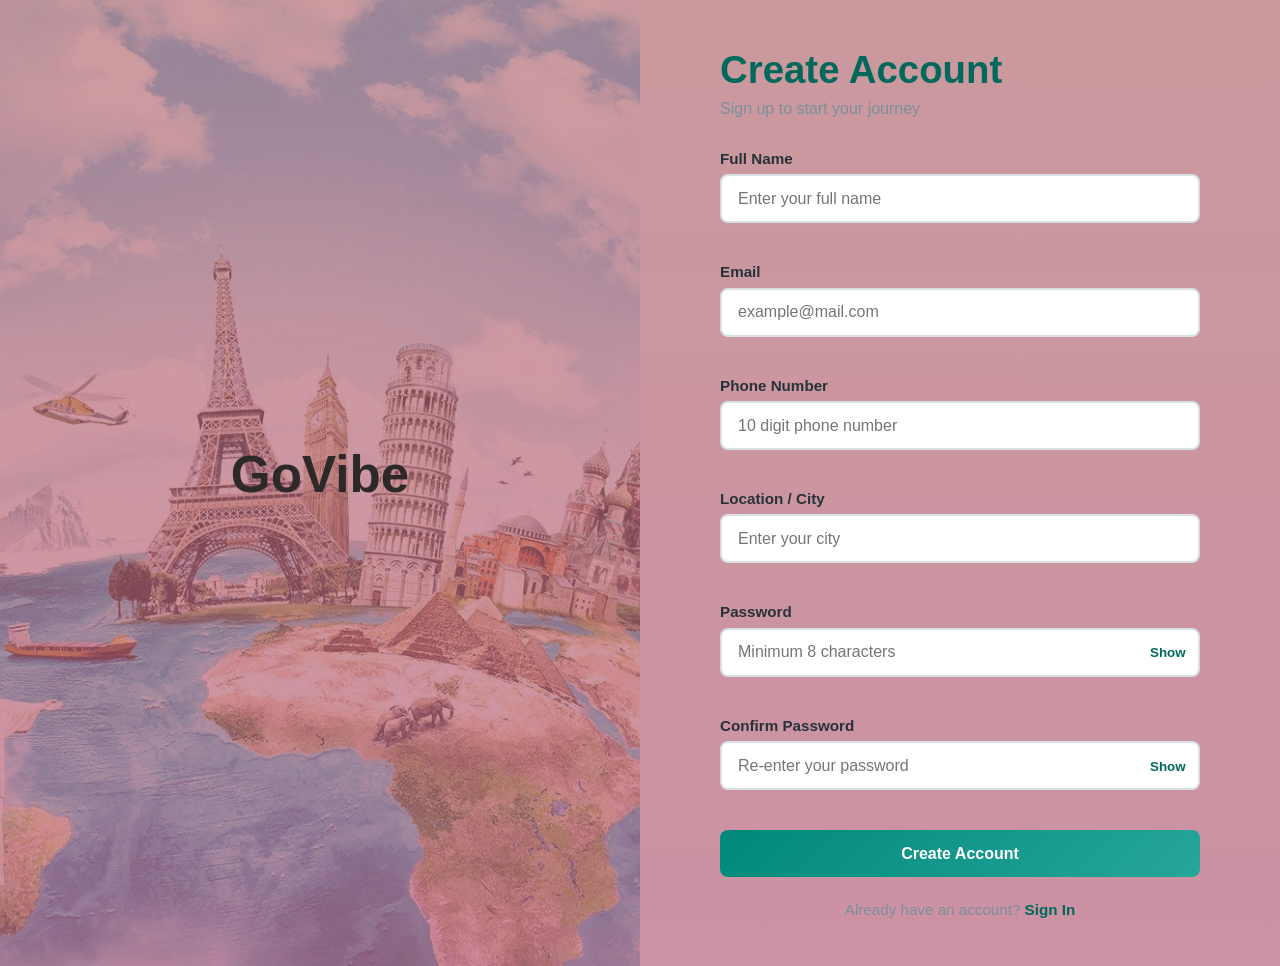
<file: index.html>
<!DOCTYPE html>
<html lang="en">

<head>
    <meta charset="UTF-8">
    <meta name="viewport" content="width=device-width, initial-scale=1.0">
    <title>GoVibe - Sign Up</title>
    <link rel="stylesheet" href="css/style.css">
</head>

<body>

    <div class="auth-container">

        <div class="auth-image">
            <div class="overlay">
                <h1>GoVibe</h1>
            </div>
        </div>

        <div class="form-container">

            <div class="form-box">
                <h2>Create Account</h2>
                <p class="subtitle">Sign up to start your journey</p>

                <form id="signupForm" novalidate>

                    <div class="input-group">
                        <label for="fullName">Full Name</label>
                        <input type="text" id="fullName" placeholder="Enter your full name">
                        <small class="error" id="fullNameError"></small>
                    </div>

                    <div class="input-group">
                        <label for="signupEmail">Email</label>
                        <input type="email" id="signupEmail" placeholder="example@mail.com">
                        <small class="error" id="signupEmailError"></small>
                    </div>

                    <div class="input-group">
                        <label for="phone">Phone Number</label>
                        <input type="text" id="phone" maxlength="10" placeholder="10 digit phone number">
                        <small class="error" id="phoneError"></small>
                    </div>

                    <div class="input-group">
                        <label for="location">Location / City</label>
                        <input type="text" id="location" placeholder="Enter your city">
                        <small class="error" id="locationError"></small>
                    </div>

                    <div class="input-group">
                        <label for="signupPassword">Password</label>

                        <div class="password-wrapper">
                            <input type="password" id="signupPassword" placeholder="Minimum 8 characters">
                            <button type="button" class="toggle-password"
                                onclick="togglePassword('signupPassword', this)">
                                Show
                            </button>
                        </div>

                        <small class="error" id="signupPasswordError"></small>
                    </div>

                    <div class="input-group">
                        <label for="confirmPassword">Confirm Password</label>

                        <div class="password-wrapper">
                            <input type="password" id="confirmPassword" placeholder="Re-enter your password">
                            <button type="button" class="toggle-password"
                                onclick="togglePassword('confirmPassword', this)">
                                Show
                            </button>
                        </div>

                        <small class="error" id="confirmPasswordError"></small>
                    </div>

                    <button type="submit" class="btn">
                        Create Account
                    </button>

                    <p class="switch-page">
                        Already have an account?
                        <a href="signin.html">Sign In</a>
                    </p>

                </form>
            </div>

        </div>
    </div>

    <script src="js/script.js"></script>
</body>

</html>
</file>
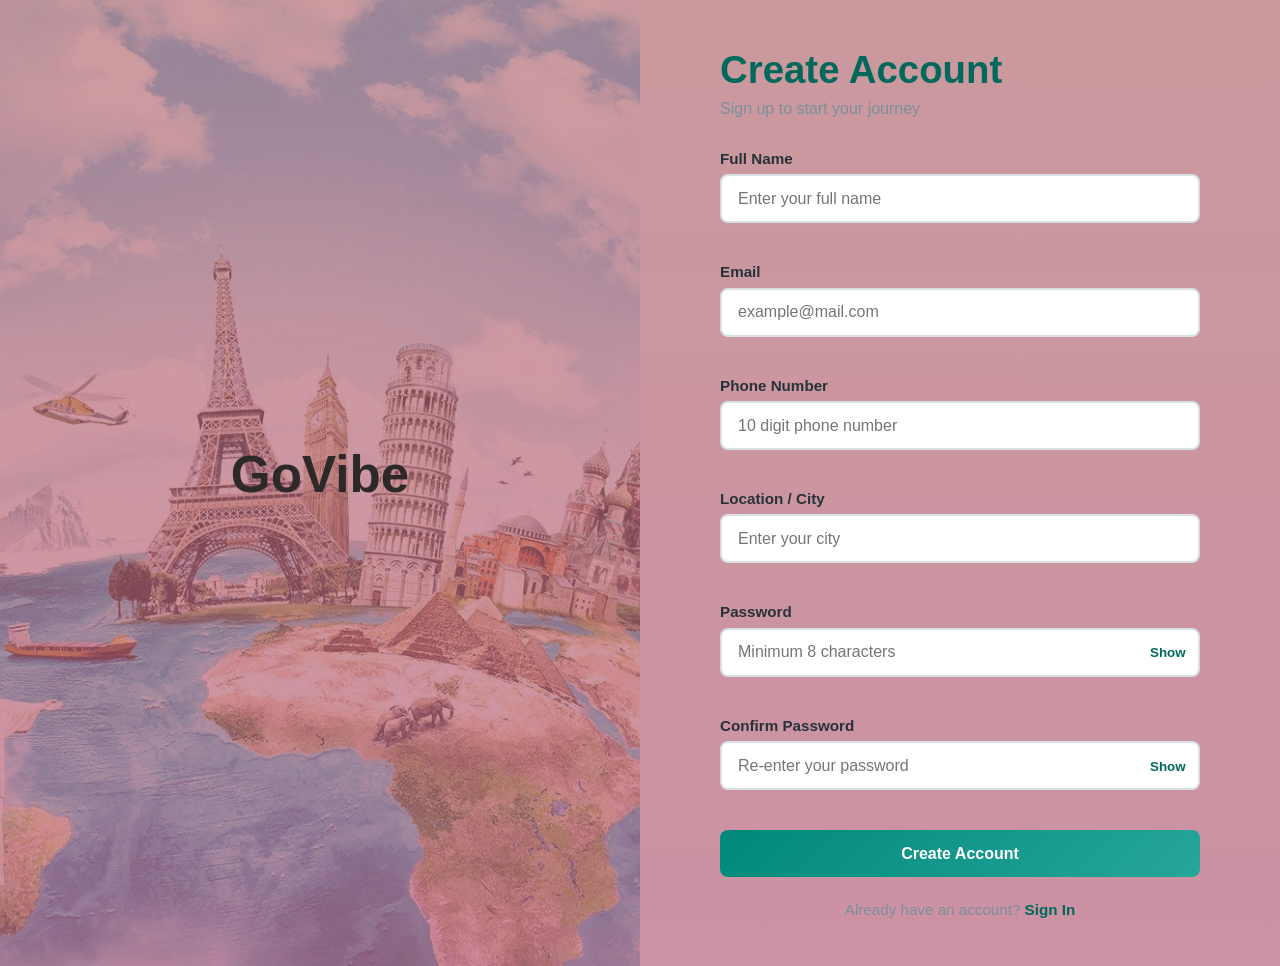
<file: html/index.html>
<!DOCTYPE html>
<html lang="en">

<head>
    <meta charset="UTF-8">
    <meta name="viewport" content="width=device-width, initial-scale=1.0">
    <title>GoVibe - Sign Up</title>
    <link rel="stylesheet" href="../css/style.css">
</head>

<body>

    <div class="auth-container">

        <div class="auth-image">
            <div class="overlay">
                <h1>GoVibe</h1>
            </div>
        </div>

        <div class="form-container">

            <div class="form-box">
                <h2>Create Account</h2>
                <p class="subtitle">Sign up to start your journey</p>

                <form id="signupForm" novalidate>

                    <div class="input-group">
                        <label for="fullName">Full Name</label>
                        <input type="text" id="fullName" placeholder="Enter your full name">
                        <small class="error" id="fullNameError"></small>
                    </div>

                    <div class="input-group">
                        <label for="signupEmail">Email</label>
                        <input type="email" id="signupEmail" placeholder="example@mail.com">
                        <small class="error" id="signupEmailError"></small>
                    </div>

                    <div class="input-group">
                        <label for="phone">Phone Number</label>
                        <input type="text" id="phone" maxlength="10" placeholder="10 digit phone number">
                        <small class="error" id="phoneError"></small>
                    </div>

                    <div class="input-group">
                        <label for="location">Location / City</label>
                        <input type="text" id="location" placeholder="Enter your city">
                        <small class="error" id="locationError"></small>
                    </div>

                    <div class="input-group">
                        <label for="signupPassword">Password</label>

                        <div class="password-wrapper">
                            <input type="password" id="signupPassword" placeholder="Minimum 8 characters">
                            <button type="button" class="toggle-password"
                                onclick="togglePassword('signupPassword', this)">
                                Show
                            </button>
                        </div>

                        <small class="error" id="signupPasswordError"></small>
                    </div>

                    <div class="input-group">
                        <label for="confirmPassword">Confirm Password</label>

                        <div class="password-wrapper">
                            <input type="password" id="confirmPassword" placeholder="Re-enter your password">
                            <button type="button" class="toggle-password"
                                onclick="togglePassword('confirmPassword', this)">
                                Show
                            </button>
                        </div>

                        <small class="error" id="confirmPasswordError"></small>
                    </div>

                    <button type="submit" class="btn">
                        Create Account
                    </button>

                    <p class="switch-page">
                        Already have an account?
                        <a href="signin.html">Sign In</a>
                    </p>

                </form>
            </div>

        </div>
    </div>

    <script src="../js/script.js"></script>
</body>

</html>
</file>
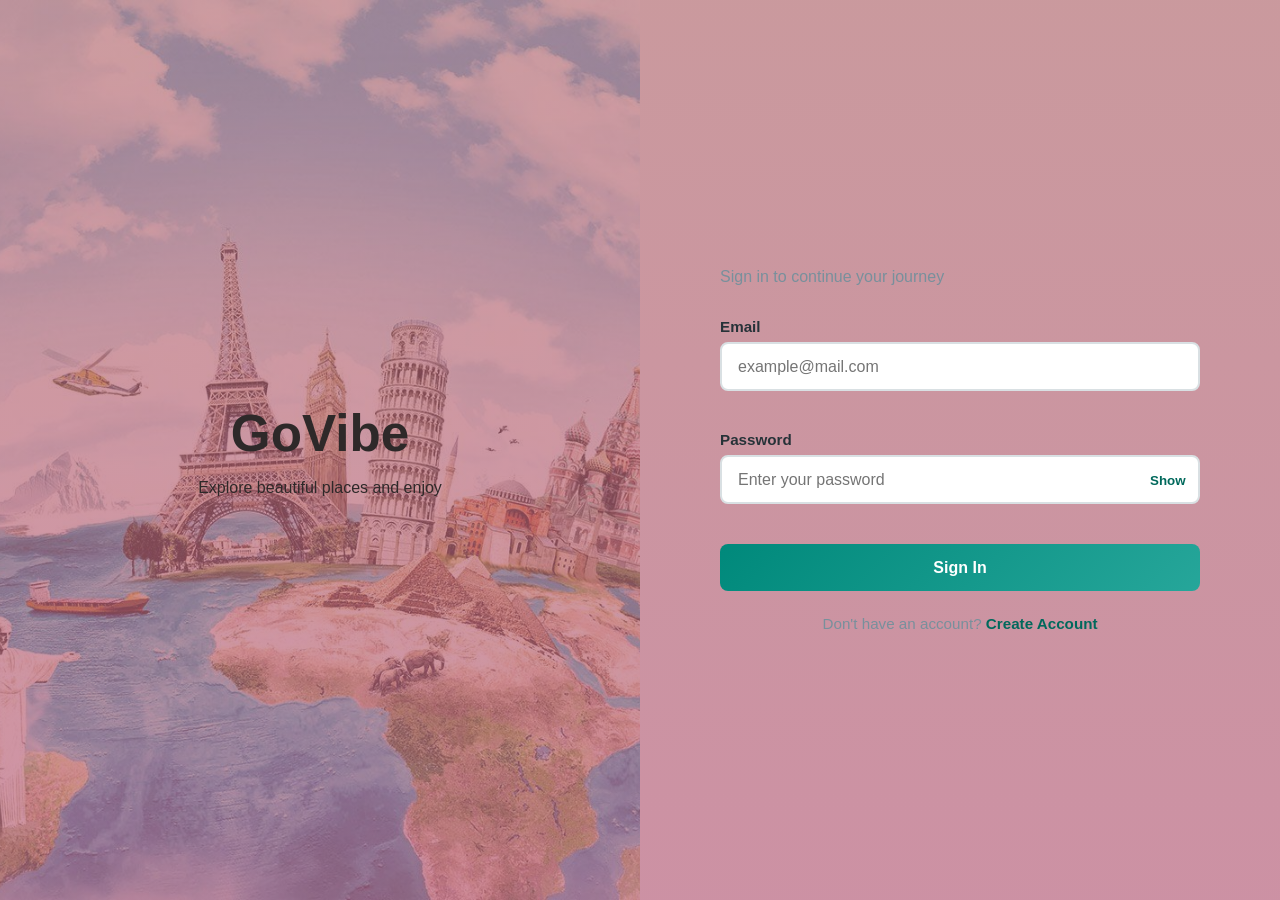
<file: signin.html>
<!DOCTYPE html>
<html lang="en">

<head>
    <meta charset="UTF-8">
    <meta name="viewport" content="width=device-width, initial-scale=1.0">
    <title>GoVibe - Sign In</title>
    <link rel="stylesheet" href="css/style.css">
</head>

<body>

    <div class="auth-container">

        <div class="auth-image">
            <div class="overlay">
                <h1>GoVibe</h1>
                <p>Explore beautiful places and enjoy</p>
            </div>
        </div>

        <div class="form-container">

            <div class="form-box signin-box">

                <p class="subtitle">Sign in to continue your journey</p>

                <form id="signinForm" novalidate>

                    <div class="input-group">
                        <label for="signinEmail">Email</label>

                        <input type="email" id="signinEmail" placeholder="example@mail.com">

                        <small class="error" id="signinEmailError"></small>
                    </div>

                    <div class="input-group">
                        <label for="signinPassword">Password</label>

                        <div class="password-wrapper">

                            <input type="password" id="signinPassword" placeholder="Enter your password">

                            <button type="button" class="toggle-password"
                                onclick="togglePassword('signinPassword', this)">
                                Show
                            </button>

                        </div>

                        <small class="error" id="signinPasswordError"></small>
                    </div>

                    <button type="submit" class="btn">
                        Sign In
                    </button>

                    <p class="switch-page">
                        Don't have an account?
                        <a href="index.html">Create Account</a>
                    </p>

                </form>

            </div>

        </div>

    </div>

    <script src="js/script.js"></script>
</body>

</html>
</file>
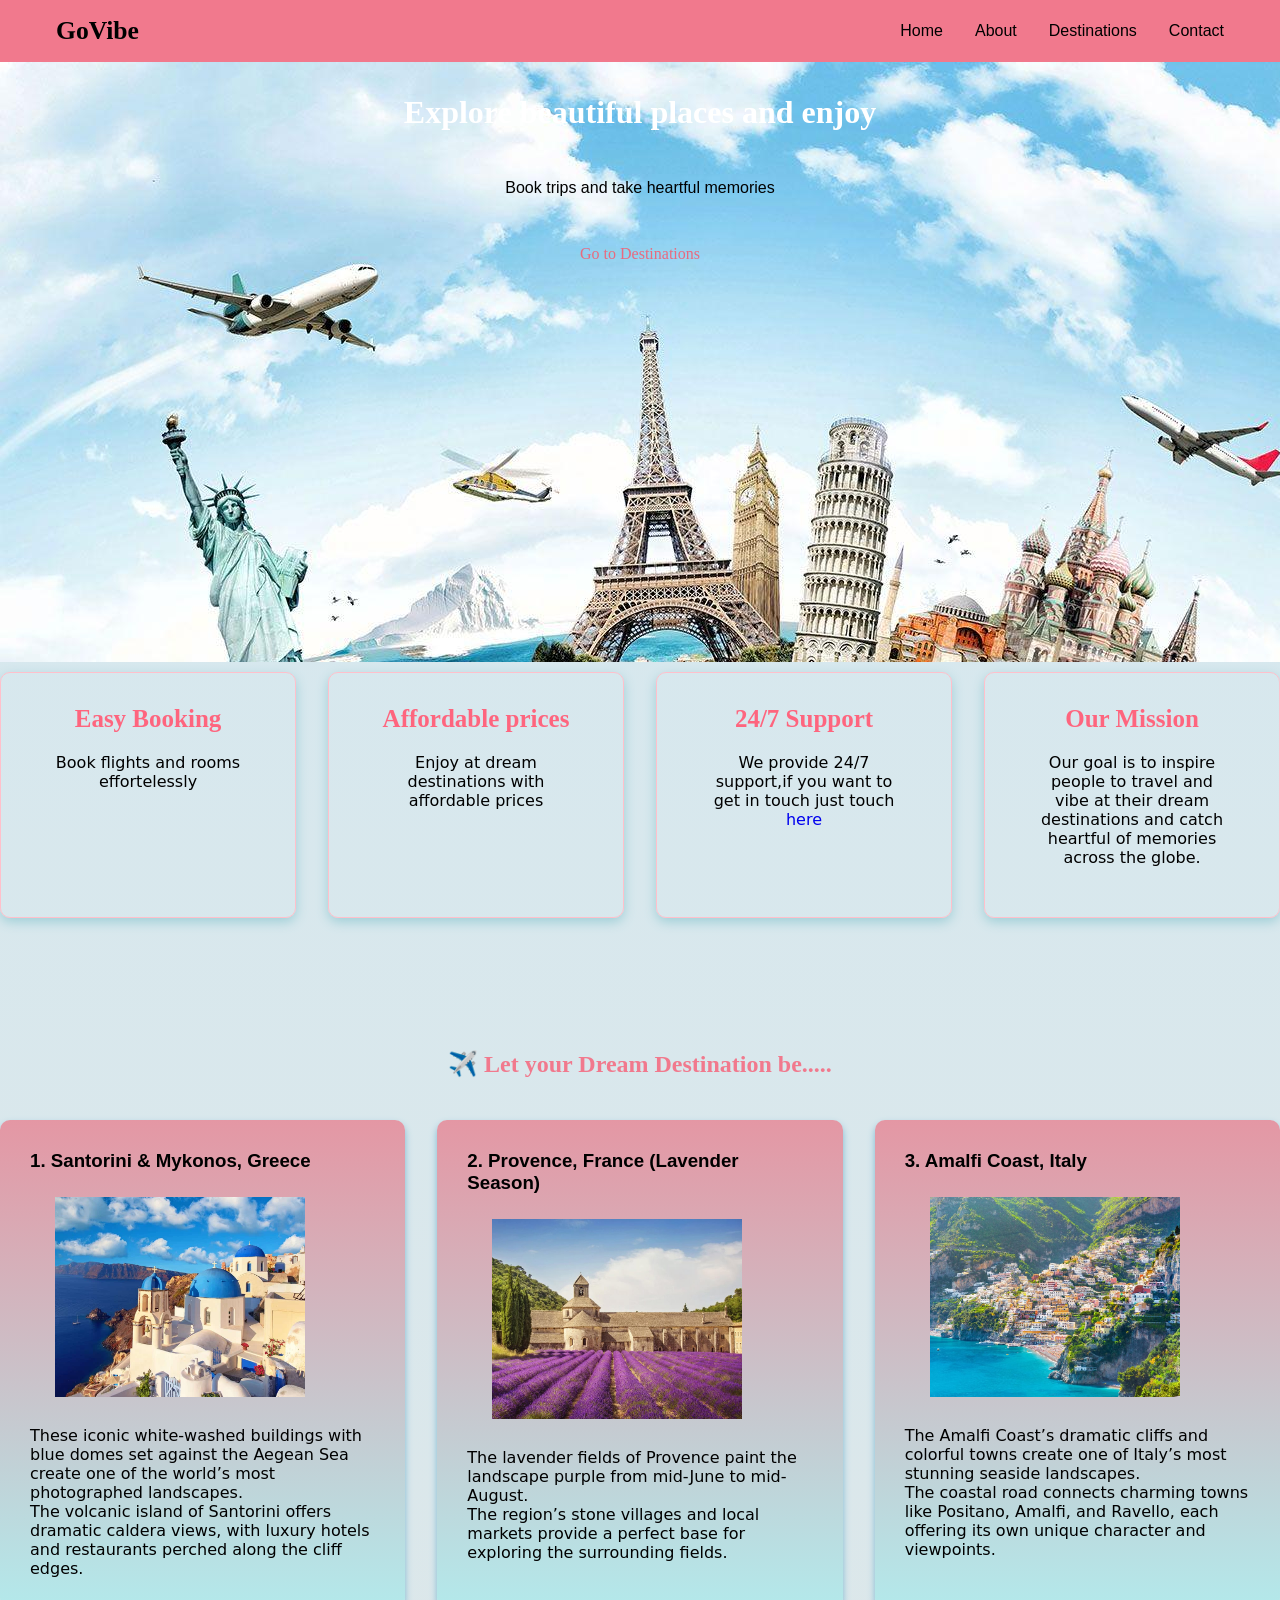
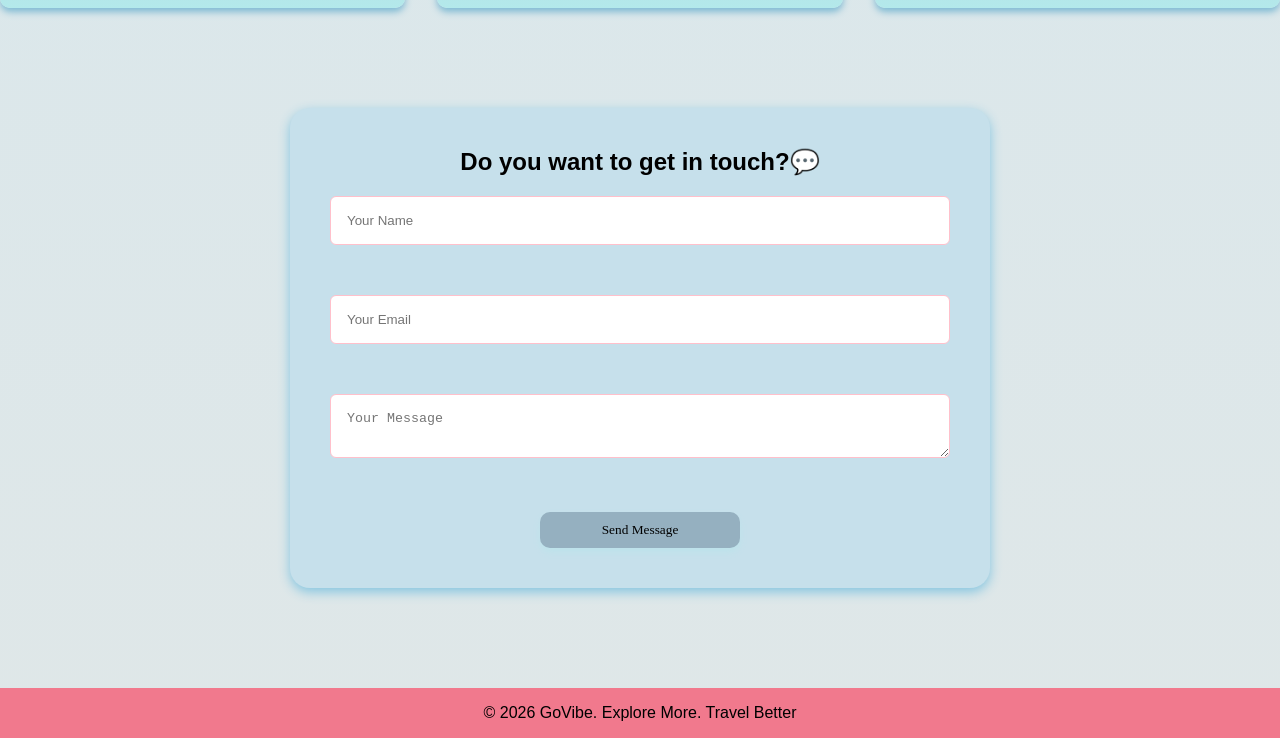
<file: travellandpage.html>
<!DOCTYPE html>
<html lang="en">

<head>
    <meta charset="UTF-8">
    <meta name="viewport" content="width=device-width, initial-scale=1.0">
    <title>Go & Vibe</title>
    <link rel="stylesheet" href="css/styles.css">
</head>

<body>
    <header>
        <nav class="navbar">
            <div class="logo">GoVibe</div>
            <!-- <div class="menu-toggle" id="menu-btn">☰</div> -->
             <input type="checkbox" id="menu-toggle">

  <label for="menu-toggle" class="hamburger">
    <span></span>
    <span></span>
    <span></span>
  </label>
  
            <ul class="navlinks">
                <li><a href="#home">Home</a></li>
                <li><a href="#about">About</a></li>
                <li><a href="#features">Destinations</a></li>
                <li><a href="#contact">Contact</a></li>
            </ul>
        </nav>
    </header>

    <main>
        <section id="home">

            <div class="homecontent">
                <h2>Explore beautiful places and enjoy</h2>
                <p>Book trips and take heartful memories</p>
                <a href="#destinations" class="btn">Go to Destinations</a>

            </div>
        </section>

        <section id="about">

            <div class="container" id="features">
                <div class="containercard" id="book">
                    <h3>Easy Booking</h3>
                    <p>Book flights and rooms effortelessly </p>
                </div>
                <div class="containercard" id="prices">
                    <h3>Affordable prices</h3>
                    <p>Enjoy at dream destinations with affordable prices</p>

                </div>
                <div class="containercard" id="support">
                    <h3>24/7 Support</h3>
                    <p>We provide 24/7 support,if you want to get in touch just touch <a href="#contact">here</a></p>
                </div>
                <div class="containercard" id="mission">
                    <h3>Our Mission</h3>
                    <p>Our goal is to inspire people to travel and vibe at their dream destinations and catch heartful
                        of memories across the globe.</p>
                </div>
            </div>

        </section>
        <section id="destinations">
                <h2><span>✈️</span>
Let your Dream Destination be.....</h2>

            <div class="destination">
                <div class="destinationcard">
                    <h3>1. Santorini & Mykonos, Greece</h3>
                    <img src="./images/islandinGreece.jpg" alt="islandinGreece">
                    <div class="content">
                        <p>These iconic white-washed buildings with blue domes set against the Aegean Sea create one of
                            the
                            world’s most photographed landscapes.</p>
                        <p>The volcanic island of Santorini offers dramatic caldera views, with luxury hotels and
                            restaurants perched along the cliff edges.</p>
                    </div>
                </div>

                <div class="destinationcard">
                    <h3>2. Provence, France (Lavender Season)</h3>
                    <img src="./images/lavenderFrance.jpg" alt="lavenderfieldinFrance">
                    <div class="content">
                        <p>The lavender fields of Provence paint the landscape purple from mid-June to mid-August.</p>
                        <p>The region’s stone villages and local markets provide a perfect base for exploring the
                            surrounding fields.</p>

                    </div>
                </div>

                <div class="destinationcard">
                    <h3>3. Amalfi Coast, Italy</h3>
                    <img src="./images/amalfiCoastItaly.jpg" alt="amalfiCoastinItaly" width="200px">
                    <div class="content">
                        <p>The Amalfi Coast’s dramatic cliffs and colorful towns create one of Italy’s most stunning
                            seaside
                            landscapes.</p>
                        <p>The coastal road connects charming towns like Positano, Amalfi, and Ravello, each offering
                            its
                            own unique character and viewpoints.</p>

                    </div>
                </div>

        </section>

        <section id="contact">
            <div class="contactform">
            <h2 class="contacttitle" >Do you want to get in touch?<span>💬</span></h2>

                <form>
                    <input type="text" placeholder="Your Name" required><br>
                    <input type="email" placeholder="Your Email" required><br>
                    <textarea name="" id="" placeholder="Your Message" required></textarea><br>
                </form>
                 <button type="submit">
Send Message</button>

            </div>
        </section>
    </main>
    <footer>
        <p>&copy; 2026 GoVibe. Explore More. Travel Better</p>

    </footer>
</body>

</html>
</file>
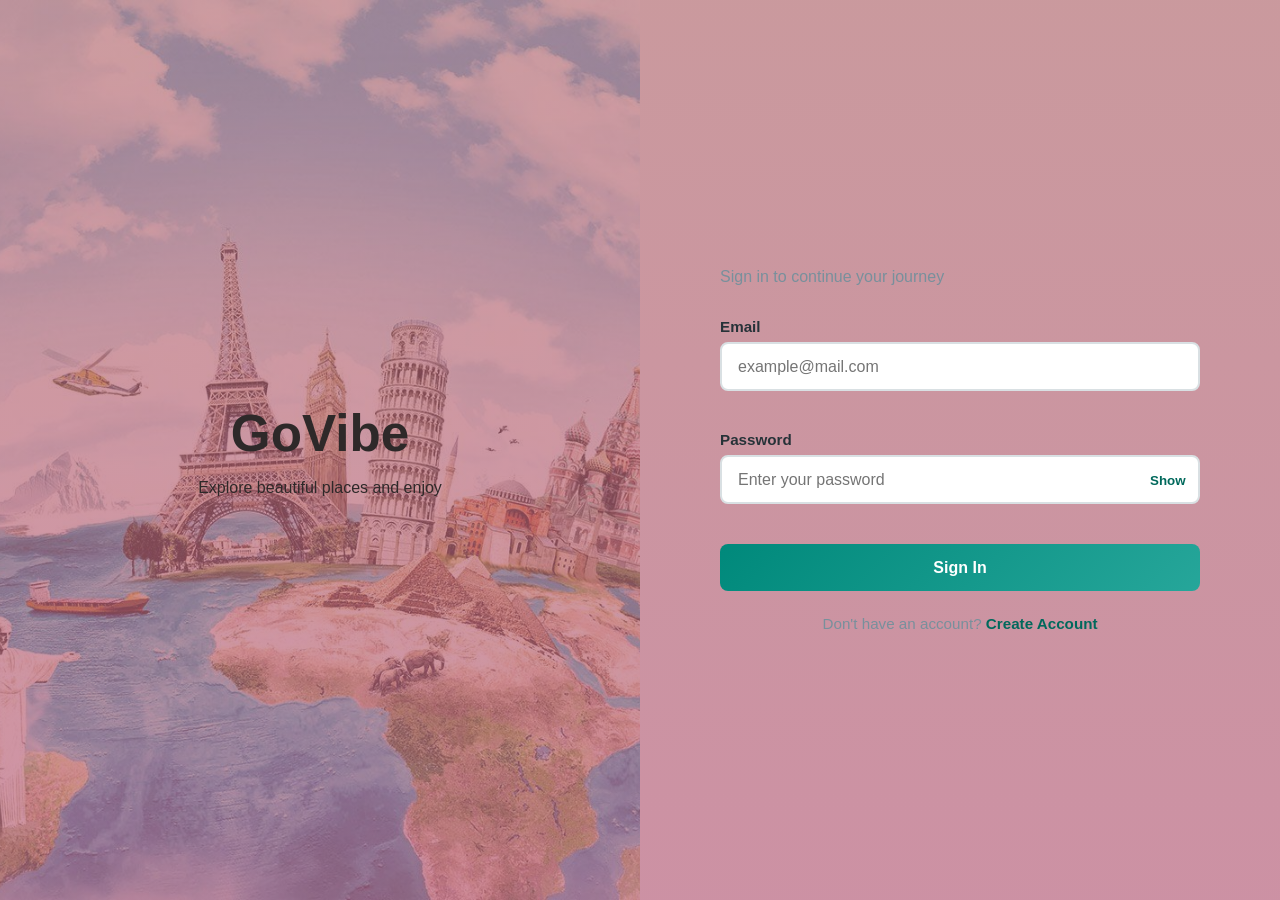
<file: html/signin.html>
<!DOCTYPE html>
<html lang="en">

<head>
    <meta charset="UTF-8">
    <meta name="viewport" content="width=device-width, initial-scale=1.0">
    <title>GoVibe - Sign In</title>
    <link rel="stylesheet" href="../css/style.css">
</head>

<body>

    <div class="auth-container">

        <div class="auth-image">
            <div class="overlay">
                <h1>GoVibe</h1>
                <p>Explore beautiful places and enjoy</p>
            </div>
        </div>

        <div class="form-container">

            <div class="form-box signin-box">

                <p class="subtitle">Sign in to continue your journey</p>

                <form id="signinForm" novalidate>

                    <div class="input-group">
                        <label for="signinEmail">Email</label>

                        <input type="email" id="signinEmail" placeholder="example@mail.com">

                        <small class="error" id="signinEmailError"></small>
                    </div>

                    <div class="input-group">
                        <label for="signinPassword">Password</label>

                        <div class="password-wrapper">

                            <input type="password" id="signinPassword" placeholder="Enter your password">

                            <button type="button" class="toggle-password"
                                onclick="togglePassword('signinPassword', this)">
                                Show
                            </button>

                        </div>

                        <small class="error" id="signinPasswordError"></small>
                    </div>

                    <button type="submit" class="btn">
                        Sign In
                    </button>

                    <p class="switch-page">
                        Don't have an account?
                        <a href="index.html">Create Account</a>
                    </p>

                </form>

            </div>

        </div>

    </div>

    <script src="../js/script.js"></script>
</body>

</html>
</file>
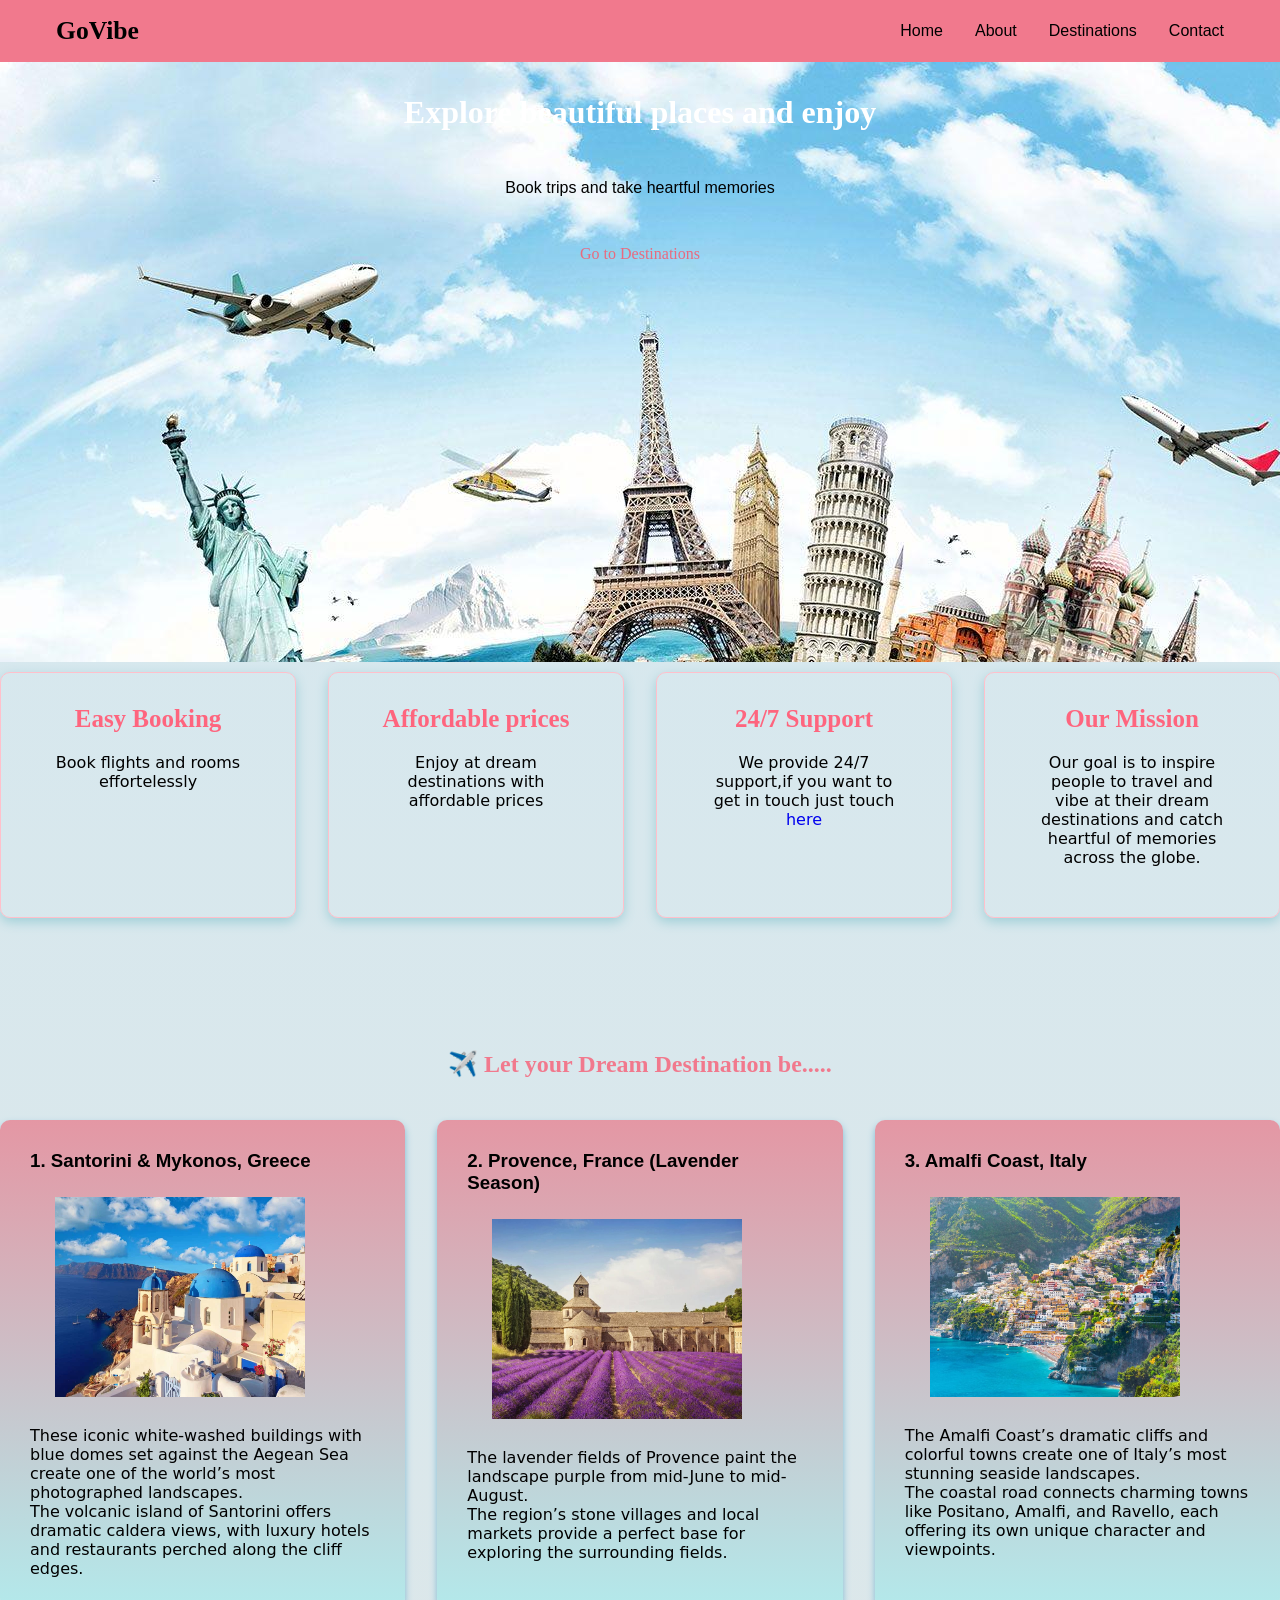
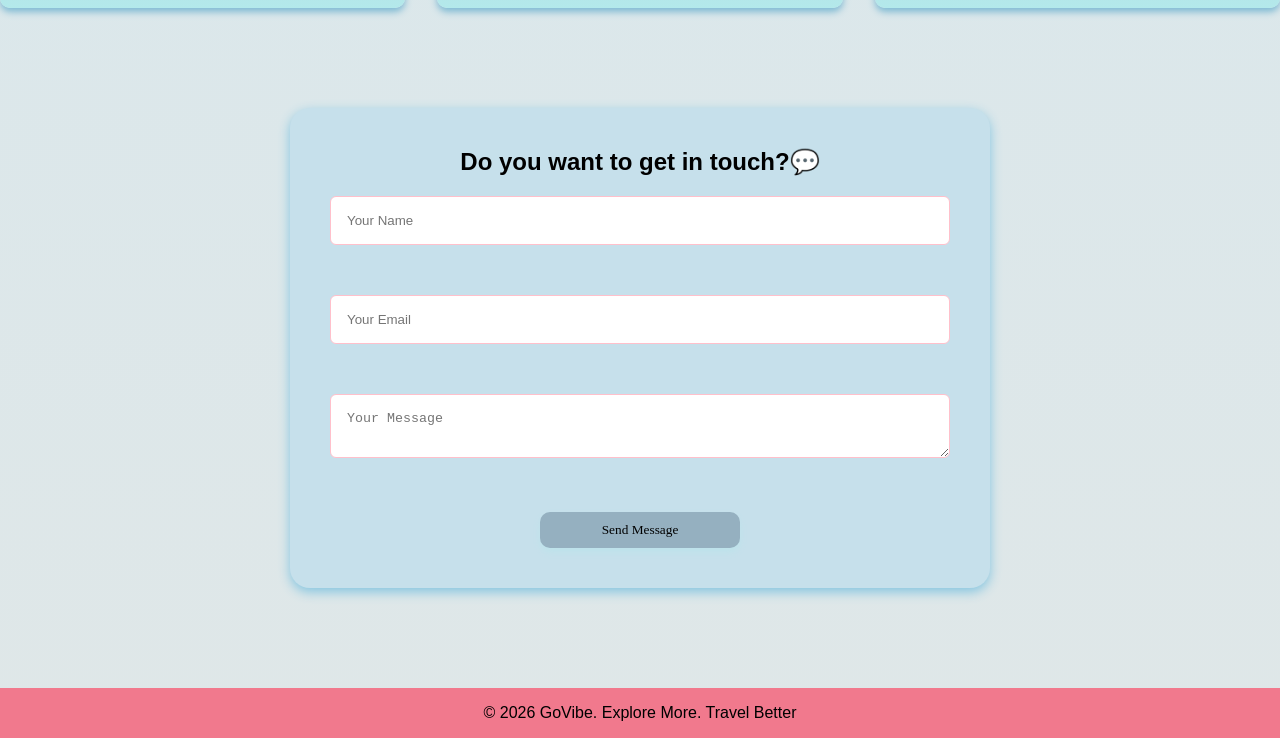
<file: html/travellandpage.html>
<!DOCTYPE html>
<html lang="en">

<head>
    <meta charset="UTF-8">
    <meta name="viewport" content="width=device-width, initial-scale=1.0">
    <title>Go & Vibe</title>
    <link rel="stylesheet" href="../css/styles.css">
</head>

<body>
    <header>
        <nav class="navbar">
            <div class="logo">GoVibe</div>
            <!-- <div class="menu-toggle" id="menu-btn">☰</div> -->
             <input type="checkbox" id="menu-toggle">

  <label for="menu-toggle" class="hamburger">
    <span></span>
    <span></span>
    <span></span>
  </label>
  
            <ul class="navlinks">
                <li><a href="#home">Home</a></li>
                <li><a href="#about">About</a></li>
                <li><a href="#features">Destinations</a></li>
                <li><a href="#contact">Contact</a></li>
            </ul>
        </nav>
    </header>

    <main>
        <section id="home">

            <div class="homecontent">
                <h2>Explore beautiful places and enjoy</h2>
                <p>Book trips and take heartful memories</p>
                <a href="#destinations" class="btn">Go to Destinations</a>

            </div>
        </section>

        <section id="about">

            <div class="container" id="features">
                <div class="containercard" id="book">
                    <h3>Easy Booking</h3>
                    <p>Book flights and rooms effortelessly </p>
                </div>
                <div class="containercard" id="prices">
                    <h3>Affordable prices</h3>
                    <p>Enjoy at dream destinations with affordable prices</p>

                </div>
                <div class="containercard" id="support">
                    <h3>24/7 Support</h3>
                    <p>We provide 24/7 support,if you want to get in touch just touch <a href="#contact">here</a></p>
                </div>
                <div class="containercard" id="mission">
                    <h3>Our Mission</h3>
                    <p>Our goal is to inspire people to travel and vibe at their dream destinations and catch heartful
                        of memories across the globe.</p>
                </div>
            </div>

        </section>
        <section id="destinations">
                <h2><span>✈️</span>
Let your Dream Destination be.....</h2>

            <div class="destination">
                <div class="destinationcard">
                    <h3>1. Santorini & Mykonos, Greece</h3>
                    <img src="../images/islandinGreece.jpg" alt="islandinGreece">
                    <div class="content">
                        <p>These iconic white-washed buildings with blue domes set against the Aegean Sea create one of
                            the
                            world’s most photographed landscapes.</p>
                        <p>The volcanic island of Santorini offers dramatic caldera views, with luxury hotels and
                            restaurants perched along the cliff edges.</p>
                    </div>
                </div>

                <div class="destinationcard">
                    <h3>2. Provence, France (Lavender Season)</h3>
                    <img src="../images/lavenderFrance.jpg" alt="lavenderfieldinFrance">
                    <div class="content">
                        <p>The lavender fields of Provence paint the landscape purple from mid-June to mid-August.</p>
                        <p>The region’s stone villages and local markets provide a perfect base for exploring the
                            surrounding fields.</p>

                    </div>
                </div>

                <div class="destinationcard">
                    <h3>3. Amalfi Coast, Italy</h3>
                    <img src="../images/amalfiCoastItaly.jpg" alt="amalfiCoastinItaly" width="200px">
                    <div class="content">
                        <p>The Amalfi Coast’s dramatic cliffs and colorful towns create one of Italy’s most stunning
                            seaside
                            landscapes.</p>
                        <p>The coastal road connects charming towns like Positano, Amalfi, and Ravello, each offering
                            its
                            own unique character and viewpoints.</p>

                    </div>
                </div>

        </section>

        <section id="contact">
            <div class="contactform">
            <h2 class="contacttitle" >Do you want to get in touch?<span>💬</span></h2>

                <form>
                    <input type="text" placeholder="Your Name" required><br>
                    <input type="email" placeholder="Your Email" required><br>
                    <textarea name="" id="" placeholder="Your Message" required></textarea><br>
                </form>
                 <button type="submit">
Send Message</button>

            </div>
        </section>
    </main>
    <footer>
        <p>&copy; 2026 GoVibe. Explore More. Travel Better</p>

    </footer>
</body>

</html>
</file>
<file: css/style.css>
* {
    margin: 0;
    padding: 0;
    box-sizing: border-box;
}

:root {
    --primary: #00897b;
    --primary-dark: #00695c;
    --secondary: #26a69a;
    --white: #ffffff;
    --light: #f5f7f8;
    --dark: #263238;
    --gray: #78909c;
    --error: #e53935;
    --success: #2e7d32;
}

html {
    font-size: 16px;
}

body {
    font-family: Arial, Helvetica, sans-serif;
    background: var(--light);
    color: var(--dark);
}


.auth-container {
    min-height: 100vh;
    display: grid;
    grid-template-columns: 1fr 1fr;
}


.auth-image {
    position: relative;

    background-image:
         linear-gradient(
            rgba(179, 103, 109, 0.65),
            rgba(187, 102, 128, 0.7)
        ), 
        url("../images/backgroundimage.jpg");

    background-size: cover;
    background-position: center;

    display: flex;
    align-items: center;
    justify-content: center;
}

.overlay {
    color: rgb(46, 41, 41);
    text-align: center;
    padding: 2rem;
}

.overlay h1 {
    font-size: clamp(2rem, 4vw, 4rem);
    margin-bottom: 1rem;
}



.form-container {
    display: flex;
    justify-content: center;
    align-items: center;

    padding: 3rem 2rem;

    background:  linear-gradient(
            rgba(179, 103, 109, 0.65),
            rgba(187, 102, 128, 0.7)
        );

    overflow-y: auto;
}

.form-box {
    width: 100%;
    max-width: 480px;
}

.form-box h2 {
    font-size: clamp(1.8rem, 3vw, 2.5rem);
    color: var(--primary-dark);
    margin-bottom: 0.5rem;
}

.subtitle {
    color: var(--gray);
    margin-bottom: 2rem;
    font-size: 1rem;
}



.input-group {
    margin-bottom: 1.2rem;
}

.input-group label {
    display: block;
    margin-bottom: 0.45rem;

    font-size: 0.95rem;
    font-weight: 600;
}

.input-group input {
    width: 100%;

    padding: 0.85rem 1rem;

    border: 2px solid #d9e0e3;
    border-radius: 8px;

    font-size: 1rem;

    outline: none;

    transition: 0.3s;
}

.input-group input:focus {
    border-color: var(--primary);
    box-shadow: 0 0 0 3px rgba(0, 137, 123, 0.1);
}

/* Valid and invalid indicators */

.input-group input.valid {
    border-color: var(--success);
}

.input-group input.invalid {
    border-color: var(--error);
}



.password-wrapper {
    position: relative;
    display: flex;
}

.password-wrapper input {
    padding-right: 4.5rem;
}

.toggle-password {
    position: absolute;

    right: 0.4rem;
    top: 50%;

    transform: translateY(-50%);

    border: none;
    background: transparent;

    color: var(--primary-dark);

    font-weight: bold;

    cursor: pointer;

    padding: 0.5rem;
}

.toggle-password:hover {
    color: var(--primary);
}


.error {
    display: block;

    min-height: 1rem;

    margin-top: 0.3rem;

    color: var(--error);

    font-size: 0.8rem;
}

.btn {
    width: 100%;

    border: none;
    border-radius: 8px;

    padding: 0.9rem 1rem;

    background: linear-gradient(
        135deg,
        var(--primary),
        var(--secondary)
    );

    color: white;

    font-size: 1rem;
    font-weight: bold;

    cursor: pointer;

    transition: 0.3s;
}

.btn:hover {
    background: linear-gradient(
        135deg,
        var(--primary-dark),
        var(--primary)
    );

    transform: translateY(-2px);

    box-shadow: 0 5px 15px rgba(0, 105, 92, 0.25);
}



.switch-page {
    text-align: center;

    margin-top: 1.5rem;

    color: var(--gray);

    font-size: 0.95rem;
}

.switch-page a {
    color: var(--primary-dark);

    text-decoration: none;

    font-weight: bold;
}

.switch-page a:hover {
    text-decoration: underline;
}





@media (min-width: 769px) and (max-width: 1024px) {

    .auth-container {
        grid-template-columns: 40% 60%;
    }

    .form-container {
        padding: 2rem;
    }

    .destination-grid {
        grid-template-columns: repeat(2, 1fr);
    }

    .auth-image {
        background-position: center;
    }
}


@media (max-width: 768px) {

    html {
        font-size: 15px;
    }

    .auth-container {
        grid-template-columns: 1fr;

        min-height: 100vh;
    }

    .auth-image {
        min-height: 250px;

        background-position: center;
    }

    .overlay {
        padding: 1.5rem;
    }

    .overlay h1 {
        font-size: 2rem;
    }

    .overlay p {
        font-size: 0.95rem;
    }

    .form-container {
        padding: 2rem 1.2rem;

        align-items: flex-start;
    }

    .form-box {
        max-width: 100%;
    }

    .destination-grid {
        grid-template-columns: 1fr;
    }

    .destinations {
        padding: 3rem 1.2rem;
    }

    
}


@media (max-width: 400px) {

    html {
        font-size: 14px;
    }

    .auth-image {
        min-height: 220px;
    }

    .form-container {
        padding: 1.5rem 1rem;
    }

    .input-group input {
        padding: 0.8rem;
    }
}
</file>
<file: css/styles.css>
* {
    margin: 0;
    padding: 0;
    box-sizing: border-box;
}

body {
    font-family: Arial, Helvetica, sans-serif;
    background: linear-gradient(to bottom, rgb(212, 232, 240), rgb(223, 231, 232));

}


/* Hide checkbox */
#menu-toggle {
    display: none;
}



/* Hamburger */
.hamburger {
    display: none;
    flex-direction: column;
    cursor: pointer;
}

.hamburger span {
    width: 30px;
    height: 3px;
    background: white;
    margin: 4px 0;
    transition: 0.3s;
}


.logo {
    font-size: 1.6rem;
    font-family: Georgia, 'Times New Roman', Times, serif;
    font-weight: bold;
}

a {
    text-decoration: none;
}

header {
    background: rgb(241, 121, 141);
    position: sticky;
    top: 0;
    z-index: 1000;

}

.navbar {
    max-width: 1200px;
    margin: auto;
    display: flex;
    justify-content: space-between;
    align-items: center;
    padding: 1rem;
}

.navlinks {
    display: flex;
    list-style: none;
    gap: 2rem;
}

.navlinks a {
    color: black;
    font-size: 1rem;

}

.navlinks a:hover {
    color: rgb(233, 221, 221);
}

.menu-toggle {
    display: none;
    font-size: 2rem;
    cursor: pointer;

}

#home {
    background-image: url("../images/backgroundimage.jpg");
    text-align: center;
    margin-bottom: 10px;
    height: 600px;

}

.homecontent {
    display: flex;
    flex-direction: column;
    justify-content: center;
    align-items: center;
    padding: 2rem;
    gap: 3rem;

}

.homecontent h2 {
    color: white;
    font-size: 2rem;
    font-family: 'Times New Roman', Times, serif;
}

.homecontent a {
    color: rgb(232, 106, 127);
    font-size: 1rem;
    font-family: cursive;
}

.container {
    display: grid;
    grid-template-columns: 1fr 1fr 1fr 1fr;
    gap: 2rem;
    margin-bottom: 100px;

}

.containercard {
    /* background: rgb(203, 238, 240); */
    border-radius: 10px;
    overflow: hidden;
    border: 1px solid pink;
    box-shadow: 0 4px 12px rgb(159, 207, 215);
    padding: 30px;
}

.containercard h3 {
    padding-top: 2px;
    font-family: 'Times New Roman', Times, serif;
    color: rgb(254, 101, 126);

    font-size: 25px;
    text-align: center;
}

.containercard p {
    text-align: center;
    padding: 20px;
    font-family: system-ui, -apple-system, BlinkMacSystemFont, 'Segoe UI', Roboto, Oxygen, Ubuntu, Cantarell, 'Open Sans', 'Helvetica Neue', sans-serif;
}

.destination {
    display: grid;
    grid-template-columns: 1fr 1fr 1fr;
    gap: 2rem;
}

.destinationcard {
    background: linear-gradient(to bottom, rgb(228, 151, 164), rgb(179, 233, 235));

    border-radius: 10px;
    overflow: hidden;
    padding: 30px;
    box-shadow: 0 4px 7px rgb(127, 186, 211);
    margin-bottom: 100px;
}

.destinationcard img {
    height: 250px;
    width: 300px;
    object-fit: cover;
    padding: 25px;
}

#destinations h2 {
    margin-bottom: 10px;
    color: rgb(241, 121, 141);
    font-weight: bold;
    padding: 2rem;
    text-align: center;
    font-family: Cambria, Cochin, Georgia, Times, 'Times New Roman', serif;
}

.destinationcard p {
    font-family: system-ui, -apple-system, BlinkMacSystemFont, 'Segoe UI', Roboto, Oxygen, Ubuntu, Cantarell, 'Open Sans', 'Helvetica Neue', sans-serif;
}

.contactform {
    background-color: rgb(198, 224, 235);
    padding: 40px;
    text-align: center;
    max-width: 700px;
    margin: auto;
    border-radius: 20px;
    box-shadow: 0 4px 12px rgb(132, 197, 224);

}


.contacttitle {
    margin-bottom: 20px;
}

form {
    display: flex;
    flex-direction: column;
    gap: 1rem;
}

input,
textarea {
    padding: 1rem;
    border: 1px solid pink;
    border-radius: 6px;
}

button {
    margin-top: 20px;
    background: rgb(149, 176, 192);
    font-family: cursive;
    /* font-weight: bold; */
    padding: 10px;
    width: 200px;
    border-radius: 10px;
    border: 1px;
    cursor: pointer;
    box-shadow: 0 4px 6px rgb(189, 227, 235);

}

button:hover {
    background: rgb(242, 138, 155);

}

footer {
    margin-top: 100px;
    background: rgb(241, 121, 141);
    padding: 1rem;
    text-align: center;
}

@media (max-width:1024px) {
    .homecontent h2 {
        font-size: 1.5rem;
    }

    .container {
        grid-template-columns: 1fr 1fr;
    }

    .destination {
        grid-template-columns: 1fr 1fr;
    }

}

@media (max-width:768px) {
    .menu-toggle {
        display: block;
    }

    .navlinks {
        display: none;
        flex-direction: column;
        position: absolute;
        top: 70px;
        right: 0;
        width: 100%;
        text-align: center;
        padding: 1rem 0;
    }

    .navlinks .active {
        display: flex;

    }


    .homecontent h2 {
        font-size: 2rem;
    }

    .container {
        grid-template-columns: 1fr;
    }

    .destination {
        grid-template-columns: 1fr;
    }

    .hamburger {
        display: flex;
    }

    .navlinks {
        display: none;
        flex-direction: column;
        position: absolute;
        top: 65px;
        left: 0;
        width: 100%;
        background: pink;
        padding: 20px 0;
    }

    .nav-links li {
        text-align: center;
        margin: 10px 0;
    }

    #menu-toggle:checked~.navlinks {
        display: flex;
    }

}
</file>
